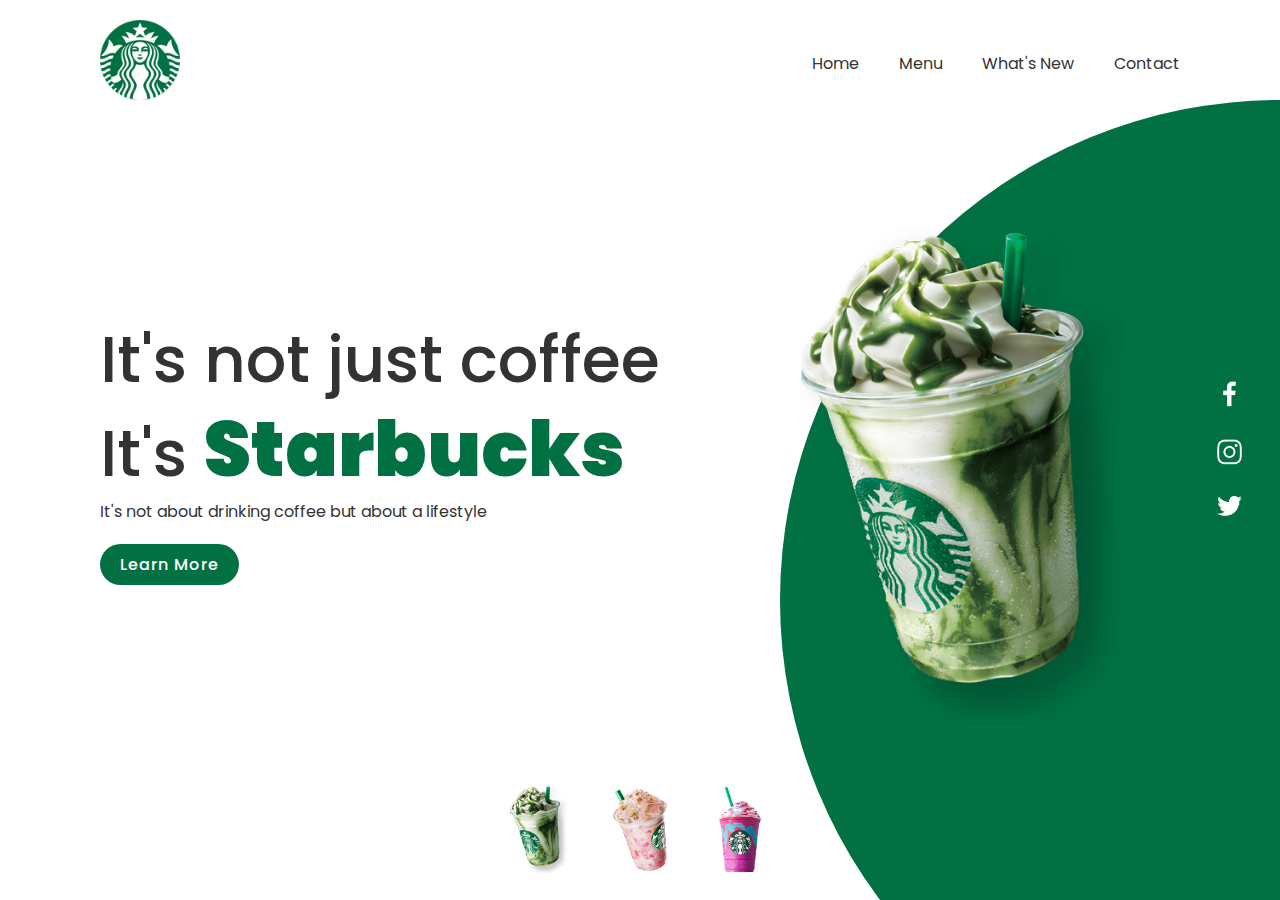
<file: starbucks/html/index.html>
<!DOCTYPE html>
<html lang="en">
  <head>
    <meta charset="UTF-8" />
    <meta http-equiv="X-UA-Compatible" content="IE=edge" />
    <meta name="viewport" content="width=device-width, initial-scale=1.0" />
    <title>STARBUCKS</title>
    <link rel="stylesheet" href="../css/style.css" />
  </head>
  <body>
    <section>
      <div class="circle"></div>
      <header>
        <a href="#"
          ><img src="../images/logo.png" alt="Logo da Starbucks" class="logo"
        /></a>
        <ul>
          <li><a href="#">Home</a></li>
          <li><a href="#">Menu</a></li>
          <li><a href="#">What's New</a></li>
          <li><a href="#">Contact</a></li>
        </ul>
      </header>
      <div class="content">
        <div class="boxText">
          <h2>
            It's not just coffee
            <br />
            It's <span>Starbucks</span>
          </h2>

          <p>It's not about drinking coffee but about a lifestyle</p>
          <a href="#">Learn More</a>
        </div>

        <div class="boxImg">
          <img
            src="../images/img1.png"
            alt="Um frappuccino com cobertura de limão"
            class="starbucks"
          />
        </div>
      </div>
      <ul class="thumb">
        <li>
          <img
            src="../images/thumb1.png"
            onclick="slideImg('../images/img1.png')"
            
          />
        </li>
        <li>
          <img
            src="../images/thumb2.png"
            onclick="slideImg('../images/img2.png')"
            
          />
        </li>
        <li>
          <img
            src="../images/thumb3.png"
            onclick="slideImg('../images/img3.png')";
          />
        </li>
      </ul>
      <ul class="social">
        <li>
          <a href="#"><img src="../images/facebook.png" alt="" /></a>
        </li>
        <li>
          <a href="#"><img src="../images/instagram.png" alt="" /></a>
        </li>
        <li>
          <a href="#"><img src="../images/twitter.png" alt="" /></a>
        </li>
      </ul>
    </section>

    <script type="text/javascript">
      function slideImg(anything) {
        document.querySelector('.starbucks').src = anything
      }
    </script>
  </body>
</html>
</file>
<file: starbucks/css/style.css>
@charset "UTF-8";

@import url('https://fonts.googleapis.com/css2?family=Poppins:ital,wght@0,100;0,200;0,300;0,400;0,500;0,600;0,700;0,800;0,900;1,100;1,200;1,300;1,400;1,500;1,600;1,700;1,800;1,900&display=swap');

* {
  margin: 0;
  padding: 0;
  box-sizing: border-box;
  font-family: 'poppins', sans-serif;
}

section {
  position: relative;
  width: 100%;
  min-height: 100vh;
  padding: 100px;
  display: flex;
  justify-content: space-between;
  align-items: center;
  background: #ffffff;
}

header {
  position: absolute;
  top: 0;
  left: 0;
  width: 100%;
  padding: 20px 100px;
  display: flex;
  justify-content: space-between;
  align-items: center;
}

header .logo {
  position: relative;
  max-width: 80px;
}

header ul {
  position: relative;
  display: flex;
}

header ul li {
  list-style: none;
}

header ul li a {
  display: inline-block;
  color: rgb(51, 51, 51);
  font-weight: 400;
  margin-left: 40px;
  text-decoration: none;
}

.content {
  position: relative;
  width: 100%;
  display: flex;
  justify-content: space-between;
  align-items: center;
}

.content .boxText {
  position: relative;
  max-width: 600px;
}

.content .boxText h2 {
  color: #333;
  font-size: 4em;
  line-height: 1.4em;
  font-weight: 500;
  font-family: poppins;
}

.content .boxText h2 span {
  color: #017143;
  font-size: 1.2em;
  font-weight: 900;
}

.content .boxText p {
  color: #333;
}

.content .boxText a {
  display: inline-block;
  margin-top: 20px;
  padding: 8px 20px;
  background: #017143;
  color: #ffffff;
  border-radius: 40px;
  font-weight: 500;
  letter-spacing: 1px;
  text-decoration: none;
  text-align: center;
}

.content .boxImg {
  width: 500px;
  display: flex;
  justify-content: flex-end;
  padding-right: 40px;
  margin-top: 50px;
}

.content .boxImg img {
  max-width: 340px;
}

.thumb {
  position: absolute;
  left: 50%;
  bottom: 20px;
  transform: translateX(-50%);
  display: flex;
}

.thumb li {
  list-style: none;
  display: inline-block;
  margin: 0 20px;
  cursor: pointer;
  transition: 0.5s;
}

.thumb li:hover {
  transform: translateY(-15px);
}

.thumb li img {
  max-width: 60px;
}

.social {
  position: absolute;
  top: 50%;
  right: 30px;
  transform: translateY(-50%);
  display: flex;
  justify-content: center;
  align-items: center;
  flex-direction: column;
  list-style: none;
}

.social li a {
  display: inline-block;
  margin: 5px 0;
  transform: scale(0.6);
  filter: invert(1);
}

.circle {
  position: absolute;
  top: 0;
  left: 0;
  width: 100%;
  height: 100%;
  background: #017143;
  clip-path: circle(500px at right 600px);
}
</file>
